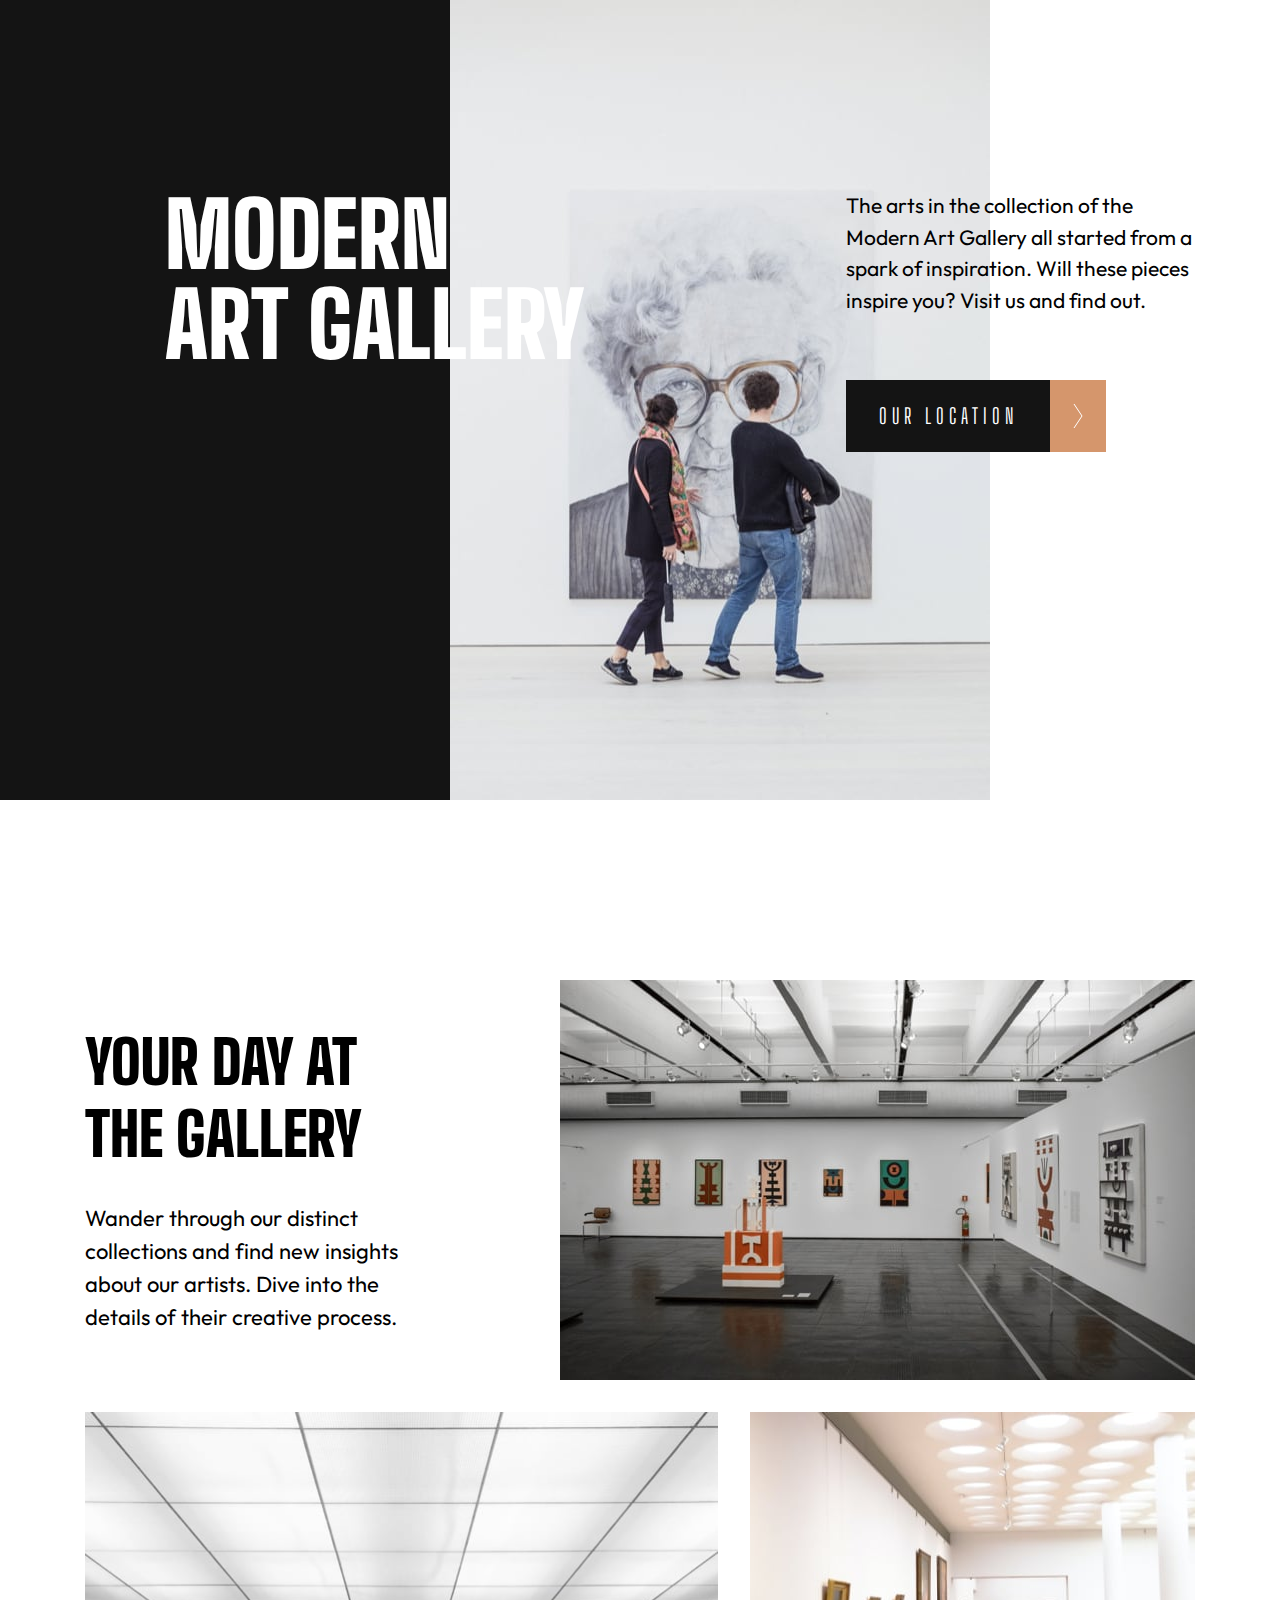
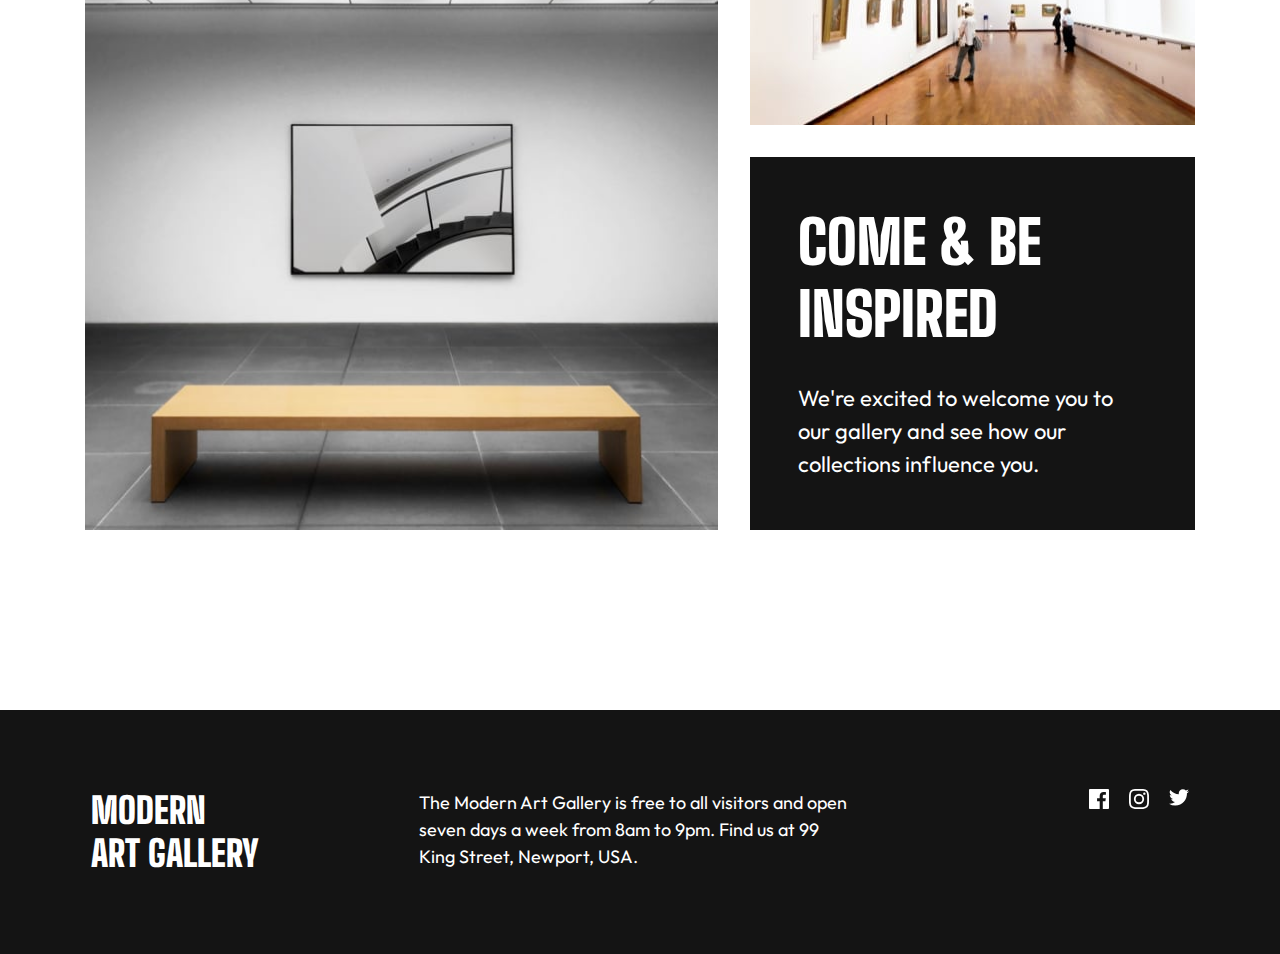
<file: index.html>
<!DOCTYPE html>
<html lang="en">
<head>
  <meta charset="UTF-8">
  <meta name="viewport" content="width=device-width, initial-scale=1.0">

  <link rel="icon" type="image/png" sizes="32x32" href="./assets/favicon-32x32.png">

  <link rel="preconnect" href="https://fonts.googleapis.com">
  <link rel="preconnect" href="https://fonts.gstatic.com" crossorigin>
  <link href="https://fonts.googleapis.com/css2?family=Big+Shoulders+Display:wght@400;700;900&family=Outfit:wght@300&display=swap" rel="stylesheet">

  <link rel="stylesheet" href="home-styles.css">

  <title>Frontend Mentor | Art gallery website</title>
</head>
<body>

  <header class="hero-container">
    <div class="hero-bg">
      <div class="box"></div>
      <div class="hero-img-container">
        <picture class="hero-img">
          <source srcset="assets/mobile/image-hero@2x.jpg" media="(max-width: 690px)">
          <source srcset="assets/tablet/image-hero.jpg" media="(max-width: 768px)">
          <source srcset="assets/desktop/image-hero.jpg">
          <img src="assets/desktop/image-hero.jpg" alt="art gallery">
        </picture>
      </div>
    </div>

    <div class="hero-header-container">
      <h1 class="hero-header">
        MODERN<br> ART GALLERY
      </h1>
    </div>

    <div class="hero-description">
      <div class="text">
        The arts in the collection of the Modern Art Gallery all started 
        from a spark of inspiration. Will these pieces inspire you? Visit 
        us and find out.
      </div>
      <div class="button-container">
        <a href="location.html">
          <button class="location-button">Our Location</button>
        </a>
        <a href="location.html">
          <div class="arrow">
            <img src="assets/icon-arrow-right.svg" alt="right arrow">
          </div>
      </a>
      </div>
    </div>
  </header>

  <main>
    <section class="art-showcase-container">
      <div class="showcase-header-container">
        <div class="showcase-header">
          <p class="header">
            Your day at the gallery
          </p>
          <p class="showcase-description">
            Wander through our distinct collections and find new insights about 
            our artists. Dive into the details of their creative process.
          </p>
        </div>
        
        <div class="img-container">
          <picture class="showcase-img1">
            <source srcset="assets/mobile/image-grid-1.jpg" media="(max-width: 475px)">
            <source srcset="assets/mobile/image-grid-1@2x.jpg" media="(max-width: 767px)">
            <source srcset="assets/tablet/image-grid-1.jpg" media="(max-width: 1140px)">
            <source srcset="assets/desktop/image-grid-1.jpg">
            <img src="assets/desktop/image-grid-1.jpg" alt="art gallery">
          </picture>
        </div>
      </div>
  
      <div class="showcase-grid-container">
        <div class="img-container">
          <picture class="showcase-img2">
            <source srcset="assets/mobile/image-grid-2.jpg" media="(max-width: 475px)">
            <source srcset="assets/mobile/image-grid-2@2x.jpg" media="(max-width: 767px)">
            <source srcset="assets/tablet/image-grid-2.jpg" media="(max-width: 1140px)">
            <source srcset="assets/desktop/image-grid-2.jpg">
            <img src="assets/desktop/image-grid-2.jpg" alt="art gallery">
          </picture>
        </div>
        <div class="showcase-small-container">
          <div class="img-container">
            <picture class="showcase-img3">
              <source srcset="assets/mobile/image-grid-3.jpg" media="(max-width: 475px)">
              <source srcset="assets/mobile/image-grid-3@2x.jpg" media="(max-width: 767px)">
              <source srcset="assets/tablet/image-grid-3.jpg" media="(max-width: 1140px)">
              <source srcset="assets/desktop/image-grid-3.jpg">
              <img src="assets/desktop/image-grid-3.jpg" alt="art gallery">
            </picture>
          </div>
          <div class="img-description-container">
            <p class="sub-head">Come &amp; be inspired</p>
            <p class="sub-description">
              We're excited to welcome you to our gallery and see how our collections 
              influence you.
            </p>
          </div>
        </div>
      </div>
    </section>
  </main>
  
  <footer class="footer-box">
    <div class="footer-content-container">
      <div class="footer-text">
        <div class="footer-head">
          Modern<br> Art Gallery
        </div>
        <div class="footer-description">
          The Modern Art Gallery is free to all visitors and open seven days a week 
          from 8am to 9pm. Find us at 99 King Street, Newport, USA.
        </div>
      </div>
  
      <div class="footer-links">
        <svg class="social-links" width="20" height="20" xmlns="http://www.w3.org/2000/svg"><path d="M18.896 0H1.104C.494 0 0 .494 0 1.104v17.793C0 19.506.494 20 1.104 20h9.58v-7.745H8.076V9.237h2.606V7.01c0-2.583 1.578-3.99 3.883-3.99 1.104 0 2.052.082 2.329.119v2.7h-1.598c-1.254 0-1.496.597-1.496 1.47v1.928h2.989l-.39 3.018h-2.6V20h5.098c.608 0 1.102-.494 1.102-1.104V1.104C20 .494 19.506 0 18.896 0Z" fill="#FFF"/></svg>
        <svg class="social-links" width="20" height="20" xmlns="http://www.w3.org/2000/svg"><path d="M10 1.802c2.67 0 2.987.01 4.042.059 2.71.123 3.975 1.409 4.099 4.099.048 1.054.057 1.37.057 4.04 0 2.672-.01 2.988-.057 4.042-.124 2.687-1.387 3.975-4.1 4.099-1.054.048-1.37.058-4.041.058-2.67 0-2.987-.01-4.04-.058-2.718-.124-3.977-1.416-4.1-4.1-.048-1.054-.058-1.37-.058-4.041 0-2.67.01-2.986.058-4.04.124-2.69 1.387-3.977 4.1-4.1 1.054-.048 1.37-.058 4.04-.058ZM10 0C7.284 0 6.944.012 5.877.06 2.246.227.227 2.242.061 5.877.01 6.944 0 7.284 0 10s.012 3.057.06 4.123c.167 3.632 2.182 5.65 5.817 5.817 1.067.048 1.407.06 4.123.06s3.057-.012 4.123-.06c3.629-.167 5.652-2.182 5.816-5.817.05-1.066.061-1.407.061-4.123s-.012-3.056-.06-4.122C19.777 2.249 17.76.228 14.124.06 13.057.01 12.716 0 10 0Zm0 4.865a5.135 5.135 0 1 0 0 10.27 5.135 5.135 0 0 0 0-10.27Zm0 8.468a3.333 3.333 0 1 1 0-6.666 3.333 3.333 0 0 1 0 6.666Zm5.338-9.87a1.2 1.2 0 1 0 0 2.4 1.2 1.2 0 0 0 0-2.4Z" fill="#FFF"/></svg>
        <svg class="social-links" width="20" height="17" xmlns="http://www.w3.org/2000/svg"><path d="M20 2.172a8.192 8.192 0 0 1-2.357.646 4.11 4.11 0 0 0 1.805-2.27 8.22 8.22 0 0 1-2.606.996A4.096 4.096 0 0 0 13.847.248c-2.65 0-4.596 2.472-3.998 5.037A11.648 11.648 0 0 1 1.392 1a4.109 4.109 0 0 0 1.27 5.478 4.086 4.086 0 0 1-1.858-.513c-.045 1.9 1.318 3.679 3.291 4.075a4.113 4.113 0 0 1-1.853.07 4.106 4.106 0 0 0 3.833 2.849A8.25 8.25 0 0 1 0 14.658a11.616 11.616 0 0 0 6.29 1.843c7.618 0 11.923-6.434 11.663-12.205A8.354 8.354 0 0 0 20 2.172Z" fill="#FFF"/></svg>
      </div>
    </div>
  </footer>
</body>
</html>
</file>
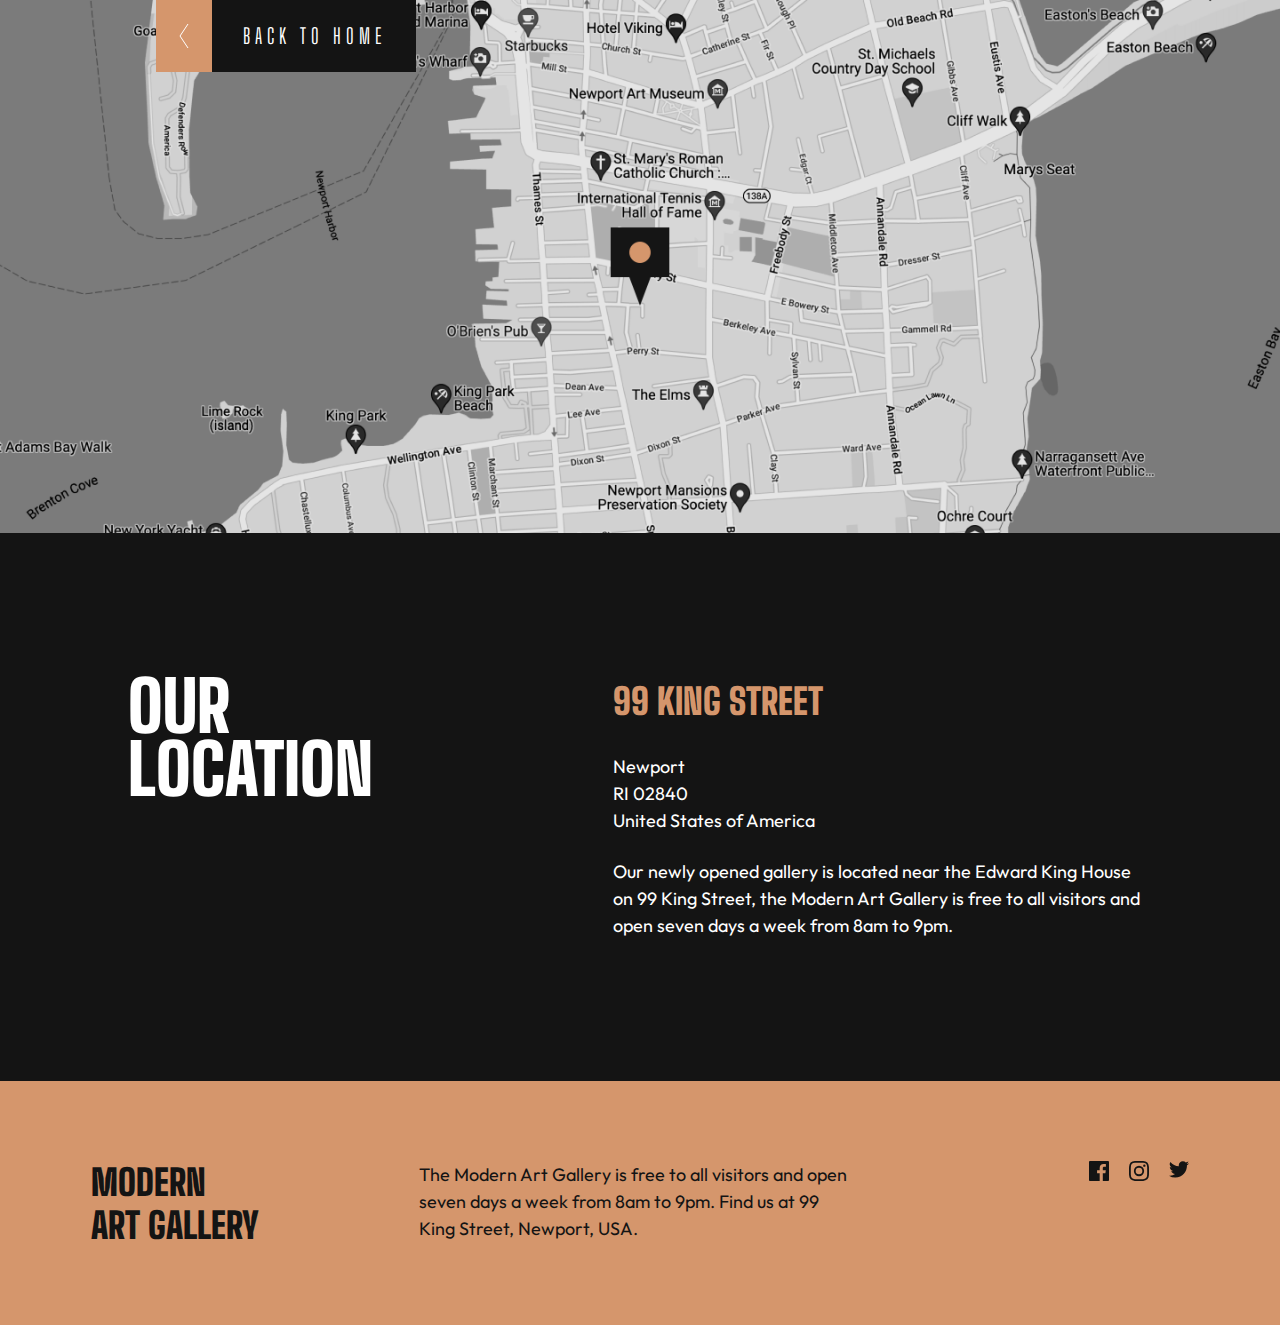
<file: location.html>
<!DOCTYPE html>
<html lang="en">
<head>
  <meta charset="UTF-8">
  <meta name="viewport" content="width=device-width, initial-scale=1.0">

  <link rel="icon" type="image/png" sizes="32x32" href="./assets/favicon-32x32.png">

  <link rel="preconnect" href="https://fonts.googleapis.com">
  <link rel="preconnect" href="https://fonts.gstatic.com" crossorigin>
  <link href="https://fonts.googleapis.com/css2?family=Big+Shoulders+Display:wght@400;700;900&family=Outfit:wght@300&display=swap" rel="stylesheet">

  <link rel="stylesheet" href="location-styles.css">
  
  <title>Frontend Mentor | Art gallery website</title>
</head>
<body>

  <main>
    <div class="map-container">
      <picture>
        <source srcset="assets/tablet/image-map.png" media="(max-width: 768px)">
        <source srcset="assets/tablet/image-map@2x.png" media="(max-width: 1140px)">
        <source srcset="assets/desktop/image-map@2x.png">
        <img src="assets/desktop/image-map@2x.png" alt="map">
      </picture>
    </div>

    <div class="button-container">
      <a href="index.html">
        <button class="back-button">Back to Home</button>
      </a>
      
      <a href="index.html">
        <div class="arrow">
          <img src="assets/icon-arrow-left.svg" alt="left arrow">
        </div>
      </a>
    </div>

    <div class="map-text-container">
      <div class="container">
        <div class="location-header">Our<br> Location</div>

        <div class="directions">
          <div class="street">
            99 King Street
          </div>

          <div class="address">
            Newport<br>
            RI 02840<br>
            United States of America
          </div>

          <div class="location-description">
            Our newly opened gallery is located near the Edward King House on 99 King 
            Street, the Modern Art Gallery is free to all visitors and open seven days 
            a week from 8am to 9pm.
          </div>
        </div>
      </div>
    </div>
  </main>

  <footer class="footer-box">
    <div class="footer-content-container">
      <div class="footer-text">
        <div class="footer-head">
          Modern<br> Art Gallery
        </div>
        <div class="footer-description">
          The Modern Art Gallery is free to all visitors and open seven days a week 
          from 8am to 9pm. Find us at 99 King Street, Newport, USA.
        </div>
      </div>
  
      <div class="footer-links">
        <svg class="social-links" width="20" height="20" xmlns="http://www.w3.org/2000/svg"><path d="M18.896 0H1.104C.494 0 0 .494 0 1.104v17.793C0 19.506.494 20 1.104 20h9.58v-7.745H8.076V9.237h2.606V7.01c0-2.583 1.578-3.99 3.883-3.99 1.104 0 2.052.082 2.329.119v2.7h-1.598c-1.254 0-1.496.597-1.496 1.47v1.928h2.989l-.39 3.018h-2.6V20h5.098c.608 0 1.102-.494 1.102-1.104V1.104C20 .494 19.506 0 18.896 0Z" fill="#FFF"/></svg>
        <svg class="social-links" width="20" height="20" xmlns="http://www.w3.org/2000/svg"><path d="M10 1.802c2.67 0 2.987.01 4.042.059 2.71.123 3.975 1.409 4.099 4.099.048 1.054.057 1.37.057 4.04 0 2.672-.01 2.988-.057 4.042-.124 2.687-1.387 3.975-4.1 4.099-1.054.048-1.37.058-4.041.058-2.67 0-2.987-.01-4.04-.058-2.718-.124-3.977-1.416-4.1-4.1-.048-1.054-.058-1.37-.058-4.041 0-2.67.01-2.986.058-4.04.124-2.69 1.387-3.977 4.1-4.1 1.054-.048 1.37-.058 4.04-.058ZM10 0C7.284 0 6.944.012 5.877.06 2.246.227.227 2.242.061 5.877.01 6.944 0 7.284 0 10s.012 3.057.06 4.123c.167 3.632 2.182 5.65 5.817 5.817 1.067.048 1.407.06 4.123.06s3.057-.012 4.123-.06c3.629-.167 5.652-2.182 5.816-5.817.05-1.066.061-1.407.061-4.123s-.012-3.056-.06-4.122C19.777 2.249 17.76.228 14.124.06 13.057.01 12.716 0 10 0Zm0 4.865a5.135 5.135 0 1 0 0 10.27 5.135 5.135 0 0 0 0-10.27Zm0 8.468a3.333 3.333 0 1 1 0-6.666 3.333 3.333 0 0 1 0 6.666Zm5.338-9.87a1.2 1.2 0 1 0 0 2.4 1.2 1.2 0 0 0 0-2.4Z" fill="#FFF"/></svg>
        <svg class="social-links" width="20" height="17" xmlns="http://www.w3.org/2000/svg"><path d="M20 2.172a8.192 8.192 0 0 1-2.357.646 4.11 4.11 0 0 0 1.805-2.27 8.22 8.22 0 0 1-2.606.996A4.096 4.096 0 0 0 13.847.248c-2.65 0-4.596 2.472-3.998 5.037A11.648 11.648 0 0 1 1.392 1a4.109 4.109 0 0 0 1.27 5.478 4.086 4.086 0 0 1-1.858-.513c-.045 1.9 1.318 3.679 3.291 4.075a4.113 4.113 0 0 1-1.853.07 4.106 4.106 0 0 0 3.833 2.849A8.25 8.25 0 0 1 0 14.658a11.616 11.616 0 0 0 6.29 1.843c7.618 0 11.923-6.434 11.663-12.205A8.354 8.354 0 0 0 20 2.172Z" fill="#FFF"/></svg>
      </div>
    </div>
  </footer>

</body>
</html>
</file>
<file: home-styles.css>
:root {
    --accent-color: hsl(24, 56%, 63%);
    --main-text-color: hsl(0, 0%, 8%);
    --second-text-color: hsl(0, 0%, 27%);
    --light-text-color: hsl(0, 0%, 100%);
    --text-font: 'Outfit', sans-serif;
}

/* Box sizing rules */
*,
*::before,
*::after {
  box-sizing: border-box;
}

/* Remove default margin */
body,
h1,
h2,
h3,
h4,
p,
figure,
blockquote,
dl,
dd {
  margin: 0;
}

/* Remove list styles on ul, ol elements with a list role, which suggests default styling will be removed */
ul[role='list'],
ol[role='list'] {
  list-style: none;
}

/* Set core root defaults */
html:focus-within {
  scroll-behavior: smooth;
}

/* Set core body defaults */
body {
  min-height: 100vh;
  text-rendering: optimizeSpeed;
  line-height: 1.5;
  font-family: 'Big Shoulders Display', sans-serif;
}

/* A elements that don't have a class get default styles */
a:not([class]) {
  text-decoration-skip-ink: auto;
}

/* Make images easier to work with */
img,
picture {
  max-width: 100%;
  display: block;
}

/* Inherit fonts for inputs and buttons */
input,
button,
textarea,
select {
  font: inherit;
}

/* Remove all animations, transitions and smooth scroll for people that prefer not to see them */
@media (prefers-reduced-motion: reduce) {
  html:focus-within {
   scroll-behavior: auto;
  }
  
  *,
  *::before,
  *::after {
    animation-duration: 0.01ms !important;
    animation-iteration-count: 1 !important;
    transition-duration: 0.01ms !important;
    scroll-behavior: auto !important;
  }
}

/* Hero Styles */
.hero-container {
    max-width: 85rem;
    display: flex;
    position: relative;
    margin-bottom: 11.25rem;
}

.hero-bg {
    display: flex;
}

.box {
    width: 28.125rem;
    height: 100%;
    background-color: var(--main-text-color);
}

.hero-img {
    width: 100%;
    height: 100%;
}

.hero-header-container {
    display: flex;
    position: absolute;
    top: 11.875rem;
    left: 10.313rem;
    z-index: 1;
}

.hero-header {
  font-size: clamp(4.375rem, 2.518rem + 3.869vw, 6rem);
  font-weight: 900;
  line-height: 1;
  color: var(--light-text-color);
}

.hero-description {
  max-width: 21.875rem;
  font-size: clamp(1.125rem, 0.839rem + 0.595vw, 1.375rem);
  display: flex;
  flex-direction: column;
  gap: 4rem;
  position: absolute;
  top: 11.875rem;
  right: 5.25rem;
}

.text {
  font-family: var(--text-font);
}

.button-container {
  display: flex;
  cursor: pointer;
}

.location-button {
  width: 12.75rem;
  height: 4.5rem;
  border: none;
  background-color: var(--main-text-color);
  color: var(--light-text-color);
  text-transform: uppercase;
  letter-spacing: 5px;
  cursor: pointer;
}

.arrow {
  width: 3.5rem;
  height: 4.5rem;
  background-color: var(--accent-color);
  display: flex;
  align-items: center;
  justify-content: center;
}

.button-container:hover .location-button {
  background-color: var(--accent-color);
}

.button-container:hover .arrow {
  background-color: var(--main-text-color);
}

@media (max-width: 1076px) {
  .hero-header-container {
    left: 6rem;
  }

  .hero-description {
    top: 23rem;
    left: 6rem;
  }

  .text {
    color: var(--light-text-color);
  }

  .location-button {
    background-color: var(--accent-color);
  }

  .arrow {
    background-color: var(--main-text-color);
  }

  .button-container:hover .location-button {
    background-color: var(--main-text-color);
  }
  
  .button-container:hover .arrow {
    background-color: var(--accent-color);
  }
}

@media (max-width: 768px) {
  .box {
    width: 0;
    height: 0;
  }

  .hero-header-container {
    top: 9rem;
    left: 21rem;
  }

  .hero-header {
    font-size: clamp(3.75rem, 1.5179rem + 5.9524vw, 4.375rem);
    color: var(--main-text-color);
  }

  .hero-description  {
    top: 21rem;
    left: 21rem;
  }

  .text {
    color: var(--main-text-color);
  }

  .location-button {
    background-color:var(--main-text-color);
  }

  .arrow {
    background-color: var(--accent-color);
  }

  .button-container:hover .location-button {
    background-color: var(--accent-color);
  }
  
  .button-container:hover .arrow {
    background-color: var(--main-text-color);
  }
}

@media (max-width: 690px) {
  .hero-container {
    flex-direction: column;
    align-items: flex-start;
    gap: 2rem;
    margin-bottom: 7.5rem;
  }

  .hero-header-container,
  .hero-description {
    position: static;
    padding-left: 1rem;
  }

  .hero-description {
    gap: 2rem;
  }
}

/* Main Section Styles */
main {
  display: flex;
  justify-content: center;
  margin-bottom: 11.25rem;
  padding: 0 1rem;
}

.art-showcase-container {
  max-width: 1110px;
  display: flex;
  flex-direction: column;
  gap: 2rem;
}

.showcase-header-container {
  display: flex;
  justify-content: space-between;
  align-items: center;
}

.showcase-header {
  width: 21.875rem;
  display: flex;
  flex-direction: column;
  justify-content: center;
  gap: 2rem;
}

.header {
  font-size: 60px;
  font-weight: 900;
  text-transform: uppercase;
  line-height: normal;
}

.showcase-description {
  font-family: var(--text-font);
  font-size: 22px;
}

.showcase-img1,
.showcase-img2,
.showcase-img3 {
  width: 100%;
  height: 100%;
}

.showcase-grid-container {
  display: flex;
  gap: 2rem;
}

.showcase-small-container {
  max-width: 445px;
  display: flex;
  flex-direction: column;
  gap: 2rem;
}

.img-description-container {
  display: flex;
  flex-direction: column;
  justify-content: center;
  gap: 2rem;
  height: 100%;
  background-color: var(--main-text-color);
}

.sub-head {
  font-size: 60px;
  font-weight: 900;
  text-transform: uppercase;
  line-height: normal;
  color: var(--light-text-color);
}

.sub-description {
  font-family: var(--text-font);
  font-size: 22px;
  color: var(--light-text-color);
}

.sub-head,
.sub-description {
  margin: 0 3rem;
}

@media (max-width: 1140px) {
  .showcase-header {
    width: 223px;
  }
  
  .showcase-small-container {
    max-width: 280px;
  }

  .img-description-container {
    gap: 1rem;
  }

  .header, .sub-head {
    font-size: 50px;
  }

  .showcase-description, .sub-description {
    font-size: 18px;
  }

  .sub-head,
  .sub-description {
    margin: 0 2rem;
  }
}

@media (max-width: 767px) {
  .showcase-header-container {
    flex-direction: column-reverse;
    gap: 1rem;
    text-align: center;
  }

  .showcase-header {
    width: 75%;
    flex-direction: column;
    justify-content: flex-start;
  }

  .showcase-grid-container {
    flex-direction: column;
    align-items: center;
  }

  .showcase-small-container {
    max-width: 686px;
  }

  .img-description-container {
    height: 250px;
  }
}

@media (max-width: 475px) {
  .showcase-header-container {
    text-align: left;
  }

  .showcase-small-container {
    max-width: 343px;
  }

  .img-description-container {
    height: 300px;
  }
}

/* Footer Styles */
.footer-box {
  width: 100vw;
  height: 15.25rem;
  display: flex;
  justify-content: center;
  align-items: center;
  background-color: var(--main-text-color);
}

.footer-content-container {
  display: flex;
  justify-content: center;
  gap: 15rem;
}

.footer-text {
  display: flex;
  gap: 10rem;
  color: var(--light-text-color);
}

.footer-head {
  text-transform: uppercase;
  font-size: 2.25rem;
  font-weight: 900;
  line-height: normal;
}

.footer-description {
  font-family: var(--text-font);
  font-size: 1.125rem;
  max-width: 26.875rem;
}

.footer-links {
  display: flex;
  gap: 1.25rem;
}

.social-links {
  cursor: pointer;
}

.social-links path {
  transition: 0.5s ease;
}

.social-links:hover path {
  fill: var(--accent-color);
}

@media (max-width: 1140px) {
  .footer-content-container {
    gap: 10rem;
  }

  .footer-text {
    gap: 4rem;
  }

  .footer-head {
    font-size: 1.5rem;
  }

  .footer-description {
    font-size: 1rem;
    max-width: 17rem;
  }
}

@media (max-width: 768px) {
  .footer-box {
    height: 21rem;
    align-items: normal;
  }

  .footer-content-container {
    flex-direction: column;
    gap: 2rem;
  }

  .footer-text {
    flex-direction: column;
    gap: 1rem;
  }

  .footer-description {
    max-width: 20rem;
  }
}
</file>
<file: location-styles.css>
:root {
    --accent-color: hsl(24, 56%, 63%);
    --main-text-color: hsl(0, 0%, 8%);
    --second-text-color: hsl(0, 0%, 27%);
    --light-text-color: hsl(0, 0%, 100%);
    --text-font: 'Outfit', sans-serif;
}

/* Box sizing rules */
*,
*::before,
*::after {
  box-sizing: border-box;
}

/* Remove default margin */
body,
h1,
h2,
h3,
h4,
p,
figure,
blockquote,
dl,
dd {
  margin: 0;
}

/* Remove list styles on ul, ol elements with a list role, which suggests default styling will be removed */
ul[role='list'],
ol[role='list'] {
  list-style: none;
}

/* Set core root defaults */
html:focus-within {
  scroll-behavior: smooth;
}

/* Set core body defaults */
body {
  min-height: 100vh;
  text-rendering: optimizeSpeed;
  line-height: 1.5;
  font-family: 'Big Shoulders Display', sans-serif;
}

/* A elements that don't have a class get default styles */
a:not([class]) {
  text-decoration-skip-ink: auto;
}

/* Make images easier to work with */
img,
picture {
  max-width: 100%;
  display: block;
}

/* Inherit fonts for inputs and buttons */
input,
button,
textarea,
select {
  font: inherit;
}

/* Remove all animations, transitions and smooth scroll for people that prefer not to see them */
@media (prefers-reduced-motion: reduce) {
  html:focus-within {
   scroll-behavior: auto;
  }
  
  *,
  *::before,
  *::after {
    animation-duration: 0.01ms !important;
    animation-iteration-count: 1 !important;
    transition-duration: 0.01ms !important;
    scroll-behavior: auto !important;
  }
}

main {
    display: flex;
    flex-direction: column;
    width: 100vw;
}

.map-container {
    position: relative;
}

.button-container {
    display: flex;
    flex-direction: row-reverse;
    position: absolute;
    top: 0;
    left: 9.75rem;
}

.back-button {
    width: 12.75rem;
    height: 4.5rem;
    border: none;
    background-color: var(--main-text-color);
    color: var(--light-text-color);
    font-size: clamp(1.125rem, 0.839rem + 0.595vw, 1.375rem);
    text-transform: uppercase;
    letter-spacing: 5px;
    cursor: pointer;
  }
  
  .arrow {
    width: 3.5rem;
    height: 4.5rem;
    background-color: var(--accent-color);
    display: flex;
    align-items: center;
    justify-content: center;
  }
  
  .button-container:hover .back-button {
    background-color: var(--accent-color);
  }
  
  .button-container:hover .arrow {
    background-color: var(--main-text-color);
  }

  .map-text-container {
    width: 100vw;
    height: 34.25rem;
    background-color: var(--main-text-color);
    display: flex;
    justify-content: center;
    align-items: center;
    padding: 0 2rem;
  }

  .container {
    max-width: 69.375rem;
    display: flex;
    gap: 15rem;
    padding: 3rem 0;
  }

  .location-header {
    display: flex;
    font-size: clamp(3.125rem, 2.5123rem + 2.6144vw, 4.375rem);
    font-weight: 900;
    text-transform: uppercase;
    line-height: 0.9;
    color: var(--light-text-color);
  }

  .directions {
    max-width: 33.75rem;
    display: flex;
    flex-direction: column;
    gap: 1.5rem;
  }

  .street {
    font-size: clamp(2rem, 1.4839rem + 1.0753vw, 2.25rem);
    font-weight: 900;
    color: var(--accent-color);
    text-transform: uppercase;
  }

  .address,
  .location-description {
    font-family: var(--text-font);
    font-size: 1.125rem;
    color: var(--light-text-color);
  }

  @media (max-width: 1140px) {
    .container {
      gap: 4.25rem;
    }

    .map-text-container {
      height: 27.25rem;
    }
  }

  @media (max-width: 768px) {
    .button-container {
      left: 2.5rem;
    }
  }

  @media (max-width: 600px) {
    .button-container {
      left: 0;
    }

    .container {
      flex-direction: column;
      gap: 3rem;
    }

    .map-text-container {
      height: 30.813rem;
    }

    .directions {
      gap: 1.25rem;
    }
  }



  /* Footer Styles */
  .footer-box {
    width: 100vw;
    height: 15.25rem;
    display: flex;
    justify-content: center;
    align-items: center;
    background-color: var(--accent-color);
    padding: 3rem 0;
  }
  
  .footer-content-container {
    max-width: 69.375rem;
    height: 5.25rem; 
    display: flex;
    align-items: flex-start;
    gap: 15rem;
  }
  
  .footer-text {
    display: flex;
    gap: 10rem;
    color: var(--main-text-color);
  }
  
  .footer-head {
    text-transform: uppercase;
    font-size: 2.25rem;
    font-weight: 900;
    line-height: normal;
  }
  
  .footer-description {
    font-family: var(--text-font);
    font-size: 1.125rem;
    max-width: 26.875rem;
  }
  
  .footer-links {
    display: flex;
    gap: 1.25rem;
  }
  
  .social-links {
    cursor: pointer;
  }
  
  .social-links path {
    fill: var(--main-text-color);
    transition: 0.5s ease;
  }
  
  .social-links:hover path {
    fill: var(--light-text-color);
  }

  @media (max-width: 1140px) {
    .footer-content-container {
      gap: 10rem;
    }
  
    .footer-text {
      gap: 4rem;
    }
  
    .footer-head {
      font-size: 1.5rem;
    }
  
    .footer-description {
      font-size: 1rem;
      max-width: 17rem;
    }
  }
  
  @media (max-width: 767px) {
    .footer-box {
      height: 21rem;
      align-items: normal;
    }
  
    .footer-content-container {
      flex-direction: column;
      gap: 2rem;
    }
  
    .footer-text {
      flex-direction: column;
      gap: 1rem;
    }
  
    .footer-description {
      max-width: 20rem;
    }
  }
</file>
